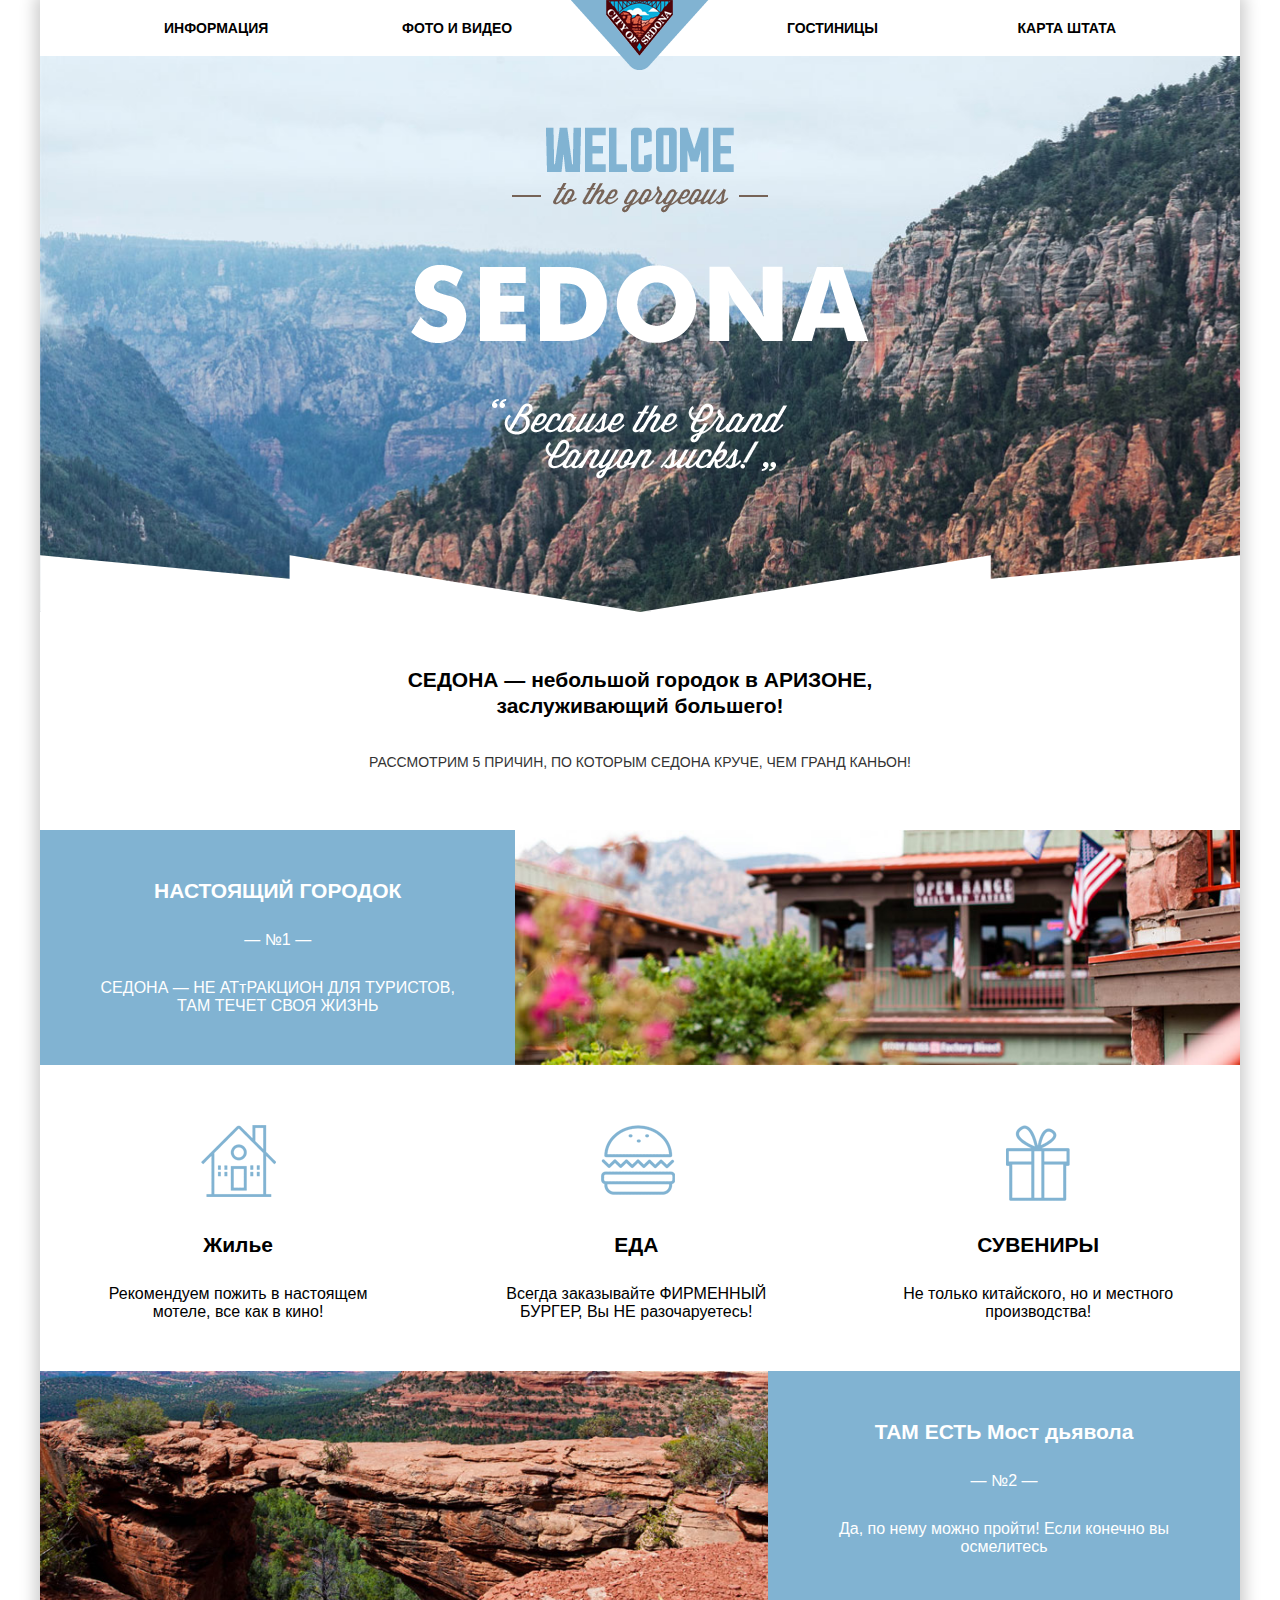
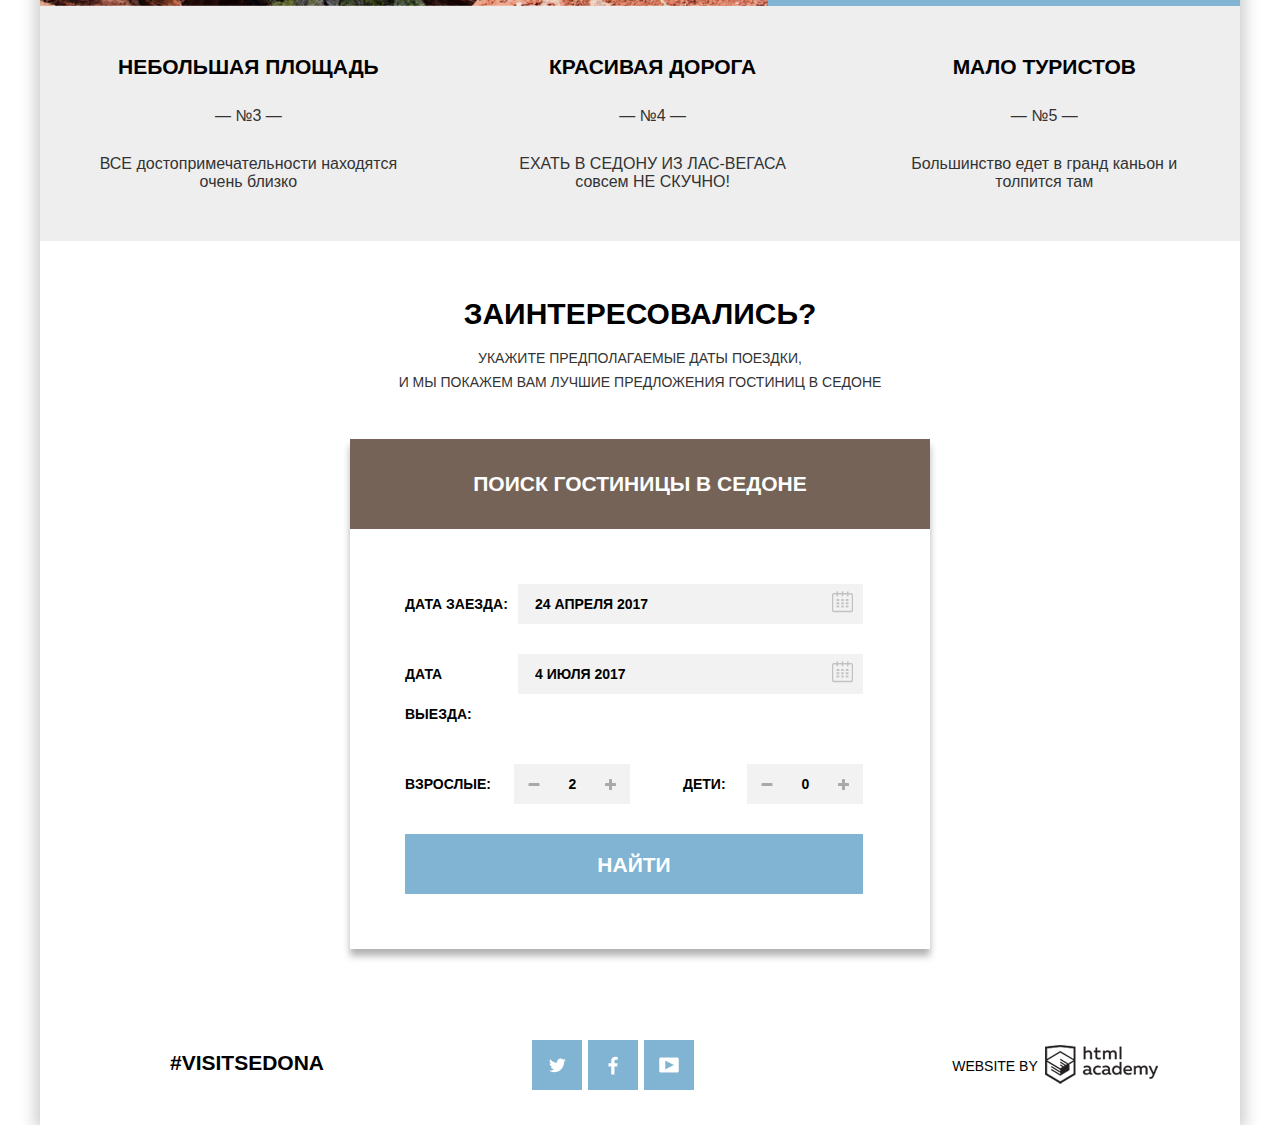
<file: index.html>
<!DOCTYPE html>
<html lang="ru">
  <head>
    <meta charset="utf-8">
    <title>HTML Academy: Седона</title>
    <link href="https://fonts.googleapis.com/css?family=PT+Sans+Narrow:400,700&subset=cyrillic" rel="stylesheet">
    <link rel="stylesheet" href="css/normalize.css">
    <link rel="stylesheet" href="css/style.css">
  </head>
  <body>
    <header>
      <a class="logo"><img src="img/h-logo.png"></a>
      <ul class="clearfix">
        <li class="menu__item item--left"><a  href="#">Информация</a></li>
        <li class="menu__item item--left"><a  href="#">Фото и видео</a></li>
        <li class="menu__item item--right"><a  href="#">Карта штата</a></li>
        <li class="menu__item item--right"><a  href="inner.html">Гостиницы</a></li>
      </ul>
    </header>
    <div class="sedona-view">
      <img class="sedona-view__logo" src="img/sedona.png" width="458" height="352">
      <div class="sedona-view__promo">
        <div class="promo__decor-line"></div>
        <div class="promo__wrapper">
          <div class="promo__title">СЕДОНА — небольшой городок в АРИЗОНЕ,<br> заслуживающий большего!
          </div>
          <div class="promo__text">Рассмотрим 5 причин, по которым Седона круче, чем гранд каньон!</div>
        </div>
      </div>
    </div>
      <main >
        <div class="reasons">
          <div class="reasons__row">
            <div class="reason">
              <h2>НАСТОЯЩИЙ
              ГОРОДОК</h2>
              <div class="num">— №1 —</div>
              <p>СЕДОНА — НЕ АТтРАКЦИОН ДЛЯ ТУРИСТОВ, ТАМ ТЕЧЕТ СВОЯ ЖИЗНЬ</p>
            </div>
            <div class="reason__pic pic1"></div>
          </div>
          <div class="reasons__row">
            <div class="tips">
              <h2 class="icon icon1">Жилье</h2>
              <p>Рекомендуем пожить в настоящем мотеле, все как в кино!</p>
            </div>
            <div class="tips">
              <h2 class="icon icon2">ЕДА</h2>
              <p>Всегда заказывайте ФИРМЕННЫЙ БУРГЕР,
              Вы НЕ разочаруетесь!</p>
            </div>
            <div class="tips">
              <h2 class="icon icon3">СУВЕНИРЫ</h2>
              <p>Не только китайского, но и местного производства!</p>
            </div>
          </div>
          <div class="reasons__row">
            <div class="reason__pic pic2"></div>
            <div class="reason">
              <h2>ТАМ ЕСТЬ
              Мост дьявола</h2>
              <div class="num">— №2 —</div>
              <p>Да, по нему можно пройти! Если конечно вы осмелитесь</p>
            </div>
          </div>
          <div class="reasons__row">
            <div class="reason reason--light">
              <h2>НЕБОЛЬШАЯ
              ПЛОЩАДЬ</h2>
              <div class="num">— №3 —</div>
              <p>ВСЕ достопримечательности
              находятся очень близко</p>
            </div>
            <div class="reason reason--light">
              <h2>КРАСИВАЯ
              ДОРОГА</h2>
              <div class="num">— №4 —</div>
              <p>ЕХАТЬ В СЕДОНУ ИЗ ЛАС-ВЕГАСА совсем
              НЕ СКУЧНО!</p>
            </div>
            <div class="reason reason--light">
              <h2>МАЛО
              ТУРИСТОВ</h2>
              <div class="num">— №5 —</div>
              <p>Большинство едет в гранд каньон и толпится там</p>
            </div>
          </div>
        </div>
      </main>
      <div class="interesting">
        <b>Заинтересовались?</b>
        <p>Укажите предполагаемые даты поездки,<br>
        и мы покажем вам лучшие предложения гостиниц в седоне</p>
      </div>
      <div class="map">
        <iframe src="https://www.google.com/maps/embed?pb=!1m18!1m12!1m3!1d62074.32842339559!2d-111.6758455855049!3d35.14714223848028!2m3!1f0!2f0!3f0!3m2!1i1024!2i768!4f13.1!3m3!1m2!1s0x872da132f942b00d%3A0x5548c523fa6c8efd!2z0KHQtdC00L7QvdCwLCDQkNGA0LjQt9C-0L3QsCA4NjMzNiwg0KHQqNCQ!5e0!3m2!1sru!2sru!4v1501393470390" width="100%" height="472" frameborder="0" style="border:0" allowfullscreen></iframe>
        <form class="modal-check-in-date">
          <legend class="modal__title">Поиск гостиницы в седоне</legend>
          <div class="modal-wrapper">
            <div class="modal-row clearfix">
              <label for="check-in">Дата заезда:</label>
              <div class="cal clearfix">
                <input type="text" class="check-in" id="check-in" value="24 Апреля 2017">
                <span class="icon-cal"></span>
              </div>
            </div>
            <div class="modal-row clearfix">
              <label for="departure">Дата выезда:</label>
              <div class="cal clearfix">
                <input type="text" class="departure" id="departure" value="4 июля 2017">
                <span class="icon-cal"></span>
              </div>
            </div>
            <div class="modal-row clearfix">
              <div class="left-field">
                <label for="full-age">Взрослые:</label>
                <div class="controls">
                    <span class="icon-minus"></span>
                    <input type="text" class="full-age" id="full-age" value="2">
                    <span class="icon-plus"></span>
                </div>
              </div>
              <div class="right-field">
                <label for="childs">Дети:</label>
                <div class="controls">
                  <span class="icon-minus"></span>
                  <input type="text" class="childs" id="childs" value="0">
                  <span class="icon-plus"></span>
                </div>
              </div>
            </div>
            <button class="find" type="submit">Найти</button>
          </div>
        </form>
      </div>


      <!-- <div class="row clearfix">
        <div class="reason reason_color_blue block-l">
          <div class="reason__title">Настоящий городок</div>
          <div class="reason__number">-№1-</div>
          <div class="reason__text">Седона - не аттракцион для туристов, там течет своя жизнь</div>
        </div>
        <div class="picture picture-hotel block-r"></div>
      </div>
      <div class="hints-row clearfix">
        <div class="hint block-l">
          <div class="hint__img "></div>
          <div class="hint__title">Жилье</div>
          <div class="hint__text">Рекомендуем пожить в настоящем мотеле, все как в кино!</div>
        </div>
        <div class="hint block-l">
          <div class="hint__img"></div>
          <div class="hint__title">Еда</div>
          <div class="hint__text">Всегда заказывайте фирменный бургер, вы не разочаруетесь!</div>
        </div>
        <div class="hint block-l">
          <div class="hint__img"></div>
          <div class="hint__title">Сувениры</div>
          <div class="hint__text">Не только китайского, но и местного производства!</div>
        </div>
      </div>
      <div class="row clearfix">
        <div class="reason reason_color_blue block-r">
          <div class="reason__title">Настоящий городок</div>
          <div class="reason__number">-№1-</div>
          <div class="reason__text">Седона - не аттракцион для туристов, там течет своя жизнь</div>
        </div>
        <div class="picture picture-canyon block-l"></div>
      </div>
      <div class="row clearfix">
        <div class="reason reason_color_gray block-l">
          <div class="reason__title">Небольшая площадь</div>
          <div class="reason__number">-№3-</div>
          <div class="reason__text">Все достопримечательности находятся очень близко</div>
        </div>
        <div class="reason reason_color_gray block-l">
          <div class="reason__title">Красивая дороога</div>
          <div class="reason__number">-№4-</div>
          <div class="reason__text">Ехать в седону из лас-вегаса совсем не скучно!</div>
        </div>
        <div class="reason reason_color_gray block-l">
          <div class="reason__title">Мало туристов</div>
          <div class="reason__number">-№5-</div>
          <div class="reason__text">Большинство едет в гранд каньон и толпится там</div>
        </div>
      </div>
      <div class="choose-date">
        <div class="choose-date__block">
          <div class="choose-date__title">Заинтересовались?</div>
          <p class="choose-date__text">Укажите предполагаемые даты поездки,<br> и мы покажем вам лучшие предложения гостиниц в седоне</p>
        </div>
      </div>
      <div class="map"></div> -->
    </main>
    <footer class="footer clearfix">
      <div class="footer__visit">#visitsedona</div>
      <div class="footer__social">
        <a href="#" class="social-item twitter">twitter</a>
        <a href="#" class="social-item facebook">facebook</a>
        <a href="#" class="social-item youtube">youtube</a>
      </div>
      <div class="footer__copyright">
        <span>website by</span>
        <a href="#" class="ha-logo"></a>
      </div>
    </footer>

  </body>
</html>
</file>
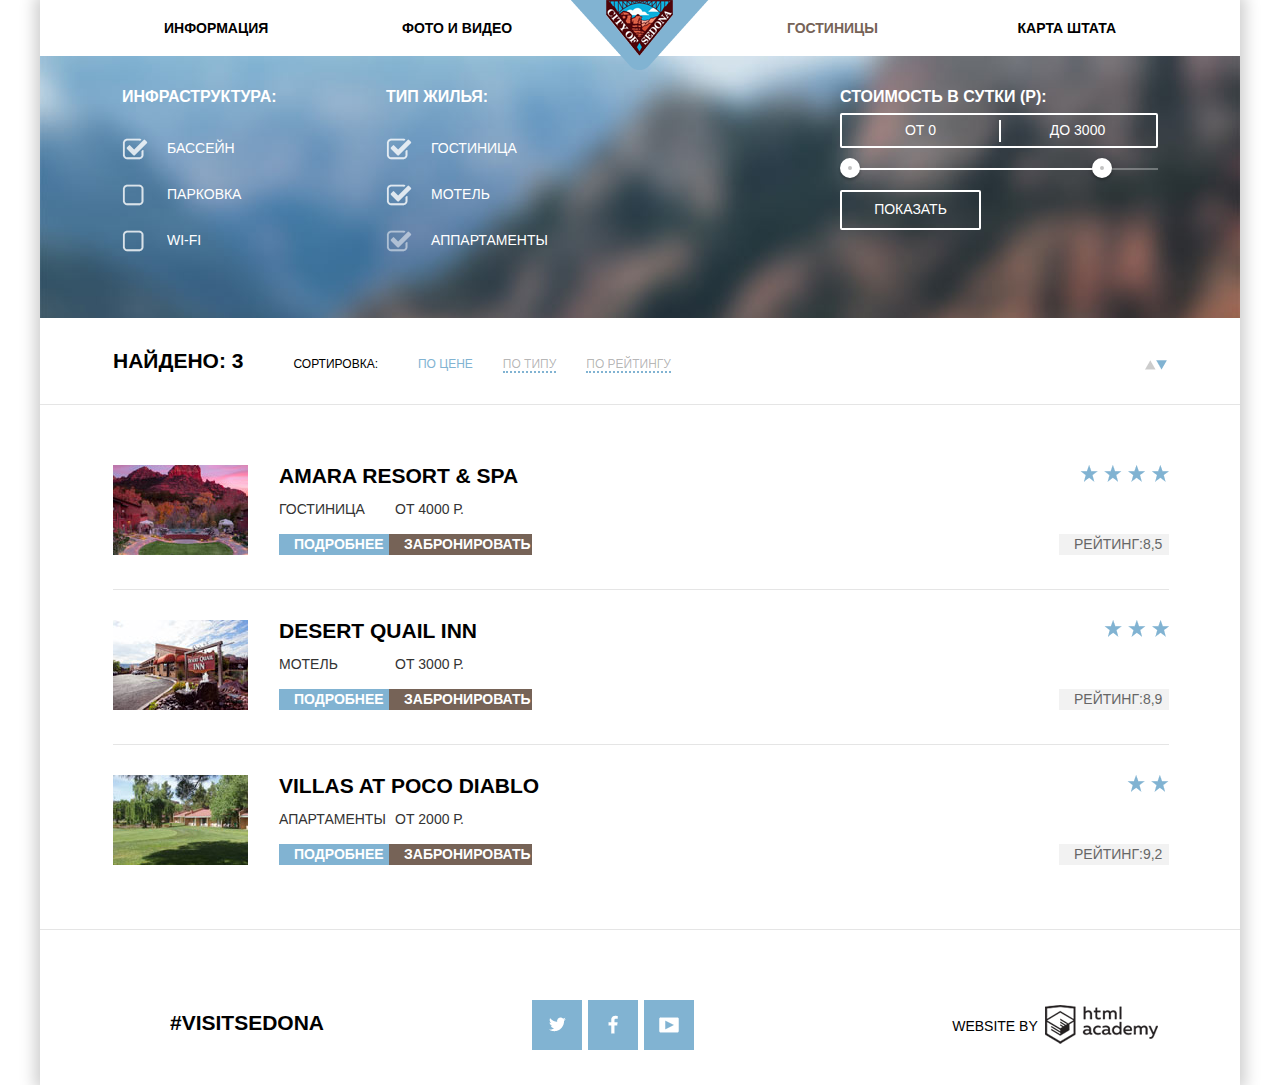
<file: inner.html>
<!DOCTYPE html>
<html lang="ru">
  <head>
    <meta charset="utf-8">
    <title>HTML Academy: Седона</title>
    <link href="https://fonts.googleapis.com/css?family=PT+Sans+Narrow:400,700&subset=cyrillic" rel="stylesheet">
    <link rel="stylesheet" href="css/normalize.css">
    <link rel="stylesheet" href="css/style.css">
  </head>
  <body>
    <header>
      <a class="logo" href="index.html"><img src="img/h-logo.png"></a>
      <ul class="clearfix">
        <li class="menu__item item--left"><a  href="#">Информация</a></li>
        <li class="menu__item item--left"><a  href="#">Фото и видео</a></li>
        <li class="menu__item item--right"><a  href="#">Карта штата</a></li>
        <li class="menu__item item--right"><a  >Гостиницы</a></li>
      </ul>
    </header>
    <main>
      <form class="hotel-options clearfix">
        <fieldset class="infrastructure">
          <legend>Инфраструктура:</legend>

          <input type="checkbox" id="pool" checked>
          <label for="pool">Бассейн</label>

          <input type="checkbox" id="parking">
          <label for="parking">Парковка</label>

          <input type="checkbox" id="wi-fi">
          <label for="wi-fi">Wi-Fi</label>
        </fieldset>
        <fieldset class="housing">
          <legend>Тип жилья:</legend>

          <input type="checkbox" id="hotel" checked>
          <label for="hotel">Гостиница</label>

          <input type="checkbox" id="motel" checked>
          <label for="motel">Мотель</label>

          <input type="checkbox" id="apartments" disabled checked>
          <label for="apartments">Аппартаменты</label>
        </fieldset>
        <fieldset class="cost">
          <legend>Стоимость в сутки (Р):</legend>
          <div class="range-value">
            <input class="min-price" type="text" value="От 0">
            <input class="max-price" type="text" value="до 3000">
          </div>
          <div class="range-controls">
            <div class="scale">
              <div class="bar"></div>
            </div>
            <div class="toggle min-toggle"></div>
            <div class="toggle max-toggle"></div>
          </div>
          <button class="show-results" type="submit">Показать</button>
        </fieldset>
      </form>
      <div class="sorting clearfix">
        <div class="sorting-type"><b>Найдено: 3</b><em>Сортировка:</em><span class="active">По цене</span><span>По типу</span><span>По рейтингу</span></div>
        <div class="direction">
          <a class="up" href="#"></a>
          <a class="down active" href="#"></a>
        </div>
      </div>
      <div class="hotel-list">

        <article class="hotel__item clearfix">
          <img src="img/hotel-1.jpg" alt="amara resort & spa" class="hotel__img" width="135" height="90">
          <div class="hotel-description">
            <section class="row clearfix">
              <div class="hotel__title">Amara resort & spa</div>
              <div class="rating-stars stars-4"></div>
            </section>
            <section class="row clearfix">
              <div class="hotel__type">Гостиница</div>
              <div class="hotel__cost">От 4000 р. </div>
            </section>
            <section class="row clearfix">
              <a href="#" class="btn btn-more">Подробнее</a>
              <a href="#" class="btn btn-reserve">Забронировать</a>
              <span class="btn btn-rate">Рейтинг:8,5</span>
            </section>
          </div>
        </article>

        <article class="hotel__item clearfix">
          <img src="img/hotel-2.jpg" alt="amara resort & spa" class="hotel__img" width="135" height="90">
          <div class="hotel-description">
            <section class="row clearfix">
              <div class="hotel__title">Desert quail inn</div>
              <div class="rating-stars stars-3"></div>
            </section>
            <section class="row clearfix">
              <div class="hotel__type">Мотель</div>
              <div class="hotel__cost">От 3000 р. </div>
            </section>
            <section class="row clearfix">
              <a href="#" class="btn btn-more">Подробнее</a>
              <a href="#" class="btn btn-reserve">Забронировать</a>
              <span class="btn btn-rate">Рейтинг:8,9</span>
            </section>
          </div>
        </article>

        <article class="hotel__item clearfix">
          <img src="img/hotel-3.jpg" alt="amara resort & spa" class="hotel__img" width="135" height="90">
          <div class="hotel-description">
            <section class="row clearfix">
              <div class="hotel__title">Villas at poco Diablo</div>
              <div class="rating-stars stars-2"></div>
            </section>
            <section class="row clearfix">
              <div class="hotel__type">Апартаменты</div>
              <div class="hotel__cost">От 2000 р. </div>
            </section>
            <section class="row clearfix">
              <a href="#" class="btn btn-more">Подробнее</a>
              <a href="#" class="btn btn-reserve">Забронировать</a>
              <span class="btn btn-rate">Рейтинг:9,2</span>
            </section>
          </div>
        </article>
      </div>
    </main>
    <footer class="footer clearfix">
      <div class="footer__visit">#visitsedona</div>
      <div class="footer__social">
        <a href="#" class="social-item twitter">twitter</a>
        <a href="#" class="social-item facebook">facebook</a>
        <a href="#" class="social-item youtube">youtube</a>
      </div>
      <div class="footer__copyright">
        <span>website by</span>
        <a href="#" class="ha-logo"></a>
      </div>
    </footer>
  </body>
</html>
</file>
<file: css/style.css>
html {
  width: 100%;
}
body {
  width: 1200px;
  margin: 0 auto;
  font-family: PTSans, Arial, sans-serif;
  box-shadow: 0 0 15px 5px rgba(0,1,1,0.2);
}
.clearfix {
  content: "";
  display: table;
  clear: both;
}

/*Шапка*/

header {
  position: relative;
  padding: 0 70px;
  background-color: #fff;
}
header .logo {
  position: absolute;
  top: 0;
  left: 50%;
  margin-left: -69px;
  width: 138px;
  height: 70px;
  z-index: 5;
}
header ul {
  margin: 0 auto;
  padding: 0;
  list-style: none;
}
.menu__item {
  min-width: 128px;
  color: #000;
}
.menu__item:hover a {
  color: #81b3d2;
}
.menu__item:active a {
  color: rgba(0, 0, 0, 0.3);
}
.menu__item a:not([href]) {
  color: #766357;
}

.item--left {
  float: left;
  margin-right: 110px;
}
.item--right {
  float: right;
  margin-left: 110px;
}
.menu__item a {
  display: block;
  padding: 15px 0;
  text-decoration: none;
  color: #000;
  text-transform: uppercase;
  font-size: 14px;
  line-height: 26px;
  font-weight: 700;
}
.item--right a {
  text-align: right;
}


/*Подвал*/

.footer {
  width: 1060px;
  padding: 35px 70px;
  background-color: rgba(255, 255, 255, 0.9);
}
.footer__visit {
  float: left;
  width: 240px;
  padding-top: 10px;
  padding-left: 60px;
  color: #000;
  font-size: 21px;
  line-height: 26px;
  font-weight: 700;
  text-transform: uppercase;
}
.footer__social {
  float: left;
  width: 400px;
  text-align: center;
  font-size: 0;
}
.social-item {
  position: relative;
  display: inline-block;
  width: 50px;
  height: 50px;
  margin-left: 6px;
  background-color: #81b3d2;
}
.social-item:hover {
  background-color: #669ec0;
}
.social-item:active {
  background-color: #5496bd;
}
.twitter::after {
  content: "";
  position: absolute;
  top: 50%;
  left: 50%;
  width: 17px;
  height: 15px;
  margin-top: -7.5px;
  margin-left: -8.5px;
  background: url("../img/spritesheet.png") no-repeat;
  background-position: -265px -171px;
}
.facebook::after {
  content: "";
  position: absolute;
  top: 50%;
  left: 50%;
  width: 10px;
  height: 19px;
  margin-top: -9.5px;
  margin-left: -5px;
  background: url("../img/spritesheet.png") no-repeat;
  background-position: -73px -37px;
}
.youtube::after {
  content: "";
  position: absolute;
  top: 50%;
  left: 50%;
  width: 20px;
  height: 16px;
  margin-top: -8px;
  margin-left: -10px;
  background: url("../img/spritesheet.png") no-repeat;
  background-position: -292px -171px;
}
.twitter:active::after,
.youtube:active::after,
.facebook:active::after {
  opacity: 0.3;
}
.footer__copyright {
  float: right;
  width: 240px;
  padding-top: 5px;
  text-transform: uppercase;
}
.footer__copyright span,
.footer__copyright a {
  float: left;
}
.footer__copyright span {
  width: 100px;
  height: 39px;
  padding-top: 2px;
  padding-left: 15px;
  font-size: 14px;
  line-height: 39px;
  text-align: center;
}
.footer__copyright a {
  width: 113px;
  height: 39px;
  background: url("../img/spritesheet.png") no-repeat;
  background-position: -93px -37px;
}
.footer__copyright a:hover {
  background: url("../img/spritesheet.png") no-repeat;
  background-position: -5px -135px;
}
.footer__copyright a:active {
  background: url("../img/spritesheet.png") no-repeat;
  background-position: -5px -86px;
}

.sedona-view {
  position: relative;
  width: 100%;
  min-height: 773px;
  padding-top: 1px;
  background: #fff url("../img/bg.jpg") no-repeat;
  background-size: cover;
  z-index: 3;
}
.sedona-view__logo {
  display: block;
  width: 458px;
  height: 352px;
  margin-top: 70px;
  margin-bottom: 20px;
  margin-left: auto;
  margin-right: auto;
}
.promo__decor-line {
  width: 100%;
  height: 57px;
  background-image: url("../img/white-line.png");
  background-repeat: no-repeat;
}
.sedona-view__promo {
  position: absolute;
  bottom: 0;
  width: 1200px;
}
.promo__wrapper {
  padding-top: 55px;
  padding-bottom: 55px;
  background-color: #fff;
}
.promo__title {
  margin-bottom: 30px;
  text-align: center;
  color: #000;
  font-size: 21px;
  line-height: 26px;
  font-weight: 700;
  background-color: #fff;
}
.promo__text {
  width: 100%;
  text-align: center;
  color: #333;
  font-size: 14px;
  line-height: 26px;
  font-weight: 400;
  background-color: #fff;
  text-transform: uppercase;
}

/*Причины*/
.reasons {
  display: table;
  width: 1200px;
}
.reason {
  display: table-cell;
  width: 400px;
  padding: 50px;
  min-height: 256px;
  color: #fff;
  background-color: #81b3d2;
}
.reason h2,
.tips h2 {
  padding: 0;
  margin: 0;
  margin-bottom: 30px;
  font-size: 21px;
  line-height: 21px;
  font-weight: bold;
  text-align: center;
}
.num {
  margin-bottom: 30px;
  text-align: center;
}
.reason p,
.tips p {
  padding: 0;
  margin: 0;
  text-align: center;
}
.reason--light {
  background-color: #eeeeee;
}
.reason--light h2 {
  color: #000;
}
.reason--light .num {
  color: #333;
}
.reason--light p {
  color: #333;
}
.reason__left {
  float: left;
}
.reason__right {
  float: right;
}
.reason__pic {
  display: table-cell;
  width: 800px;
  min-height: 256px;
  background-size: cover;
  background-repeat: no-repeat;
  background-position: center;
}
.pic1 {
  background-image: url("../img/hotel.jpg");
}
.pic2 {
  background-image: url("../img/mountains.jpg");
}
/*Советы*/
.tips {
  display: table-cell;
  width: 400px;
  padding: 50px;
  padding-top: 60px;
}
.tips h2 {
  position: relative;
  padding-top: 109px;
}
.icon::before {
  content: "";
  position: absolute;
  top: 0;
  left: 50%;
  background-size: cover;
  background-repeat: no-repeat;
  background-position: center;
}
.icon1::before {
  width: 75px;
  height: 72px;
  margin-left: -37.5px;
  background: url("../img/spritesheet.png") no-repeat;
  background-position: -128px -118px;
}
.icon2::before {
  width: 74px;
  height: 70px;
  margin-left: -35px;
  background: url("../img/spritesheet.png") no-repeat;
  background-position: -238px -5px;
}
.icon3::before {
  width: 64px;
  height: 76px;
  margin-left: -32px;
  background: url("../img/spritesheet.png") no-repeat;
  background-position: -237px -85px;
}


/*Заинтересовались*/
.interesting {
  padding-top: 55px;
  padding-left: 73px;
  padding-right: 73px;
  padding-bottom: 90px;
  text-align: center;
  background-color: #fff;
}
.interesting b {
  margin-bottom: 30px;
  font-size: 30px;
  line-height: 36px;
  color: #000;
  font-weight: 700;
  text-transform: uppercase;
}
.interesting p {
  margin-bottom: 45px;
  font-size: 14px;
  line-height: 24px;
  text-transform: uppercase;
  color: #333;
}

/*Карта*/
.map {
  position: relative;
  width: 100%;
  min-height: 472px;
}

/*Модальное окно*/
.modal-check-in-date {
  position: absolute;
  top: -90px;
  left: 50%;
  margin-left: -290px;
  width: 580px;
  box-sizing: border-box;
  box-shadow: 0 7px 7px 0 rgba(0, 0, 0, 0.3);
}
.modal__title {
  width: 580px;
  height: 80px;
  padding: 5px 10px;
  box-sizing: border-box;
  color: #fff;
  text-transform: uppercase;
  text-align: center;
  background-color: #766357;
  font-size: 21px;
  line-height: 80px;
  font-weight: bold;
}
.modal-wrapper {
  width: 580px;
  padding: 55px;
  background-color: #fff;
  box-sizing: border-box;
}
.modal-row {
  width: 458px;
  margin-bottom: 30px;
}
.modal-row label {
  display: inline-block;
  width: 105px;
  min-height: 40px;
  margin-right: 8px;
  font-size: 14px;
  line-height: 26px;
  font-weight: 700;
  color: #000;
  line-height: 40px;
  text-transform: uppercase;
}
.cal {
  position: relative;
  float: right;
  width: 345px;
  height: 40px;
  font-size: 0;
}
.icon-cal {
  position: absolute;
  top: 7px;
  right: 10px;
  width: 21px;
  height: 22px;
  background: url("../img/spritesheet.png") no-repeat;
  background-position: -131px -5px;
}
.icon-cal:hover {
  background: url("../img/spritesheet.png") no-repeat;
  background-position: -193px -5px;
}
.icon-cal:active {
  background: url("../img/spritesheet.png") no-repeat;
  background-position: -162px -5px;
}
.cal input {
  display: inline-block;
  width: 345px;
  height: 40px;
  padding: 7px 15px;
  padding-right: 40px;
  background-color: #f2f2f2;
  font-size: 14px;
  line-height: 26px;
  font-weight: 700;
  color: #000;
  text-transform: uppercase;
  outline: none;
  border: 2px solid #f2f2f2;
  box-sizing: border-box;
}
.cal input:hover {
  background-color: #ebebeb;
}
.cal input:active {
  background-color: #fff;
}
.left-field {
  float: left;
  width: 230px;
}
.right-field {
  float: right;
  width: 180px;
}
.left-field label,
.right-field label {
  display: inline-block;
  height: 40px;
  margin-right: 0;
  font-size: 14px;
  line-height: 40px;
  font-weight: 700;
  color: #000;
  text-transform: uppercase;
}

label[for="childs"] {
  width: 60px;
}
label[for="full-age"] {
  width: 105px;
}
.controls {
  position: relative;
  display: inline-block;
  width: 116px;
  height: 40px;
  margin-right: -1px;
}

.controls input {
  width: 116px;
  height: 40px;
  padding: 7px 30px;
  background-color: #f2f2f2;
  font-size: 14px;
  line-height: 26px;
  font-weight: 700;
  outline: none;
  border: 2px solid #f2f2f2;
  box-sizing: border-box;
  text-align: center;
}
.controls input:hover {
  background-color: #ebebeb;
}
.controls input:active {
  background-color: #fff;
}
.icon-plus,
.icon-minus {
  content: "";
  position: absolute;
}
.icon-minus {
  top: 19px;
  left: 14px;
  width: 12px;
  height: 3px;
  background: url("../img/spritesheet.png") no-repeat;
  background-position: -216px -37px;
}
.icon-minus:hover {
  background: url("../img/spritesheet.png") no-repeat;
  background-position: -216px -63px;;
}
.icon-minus:active {
  background: url("../img/spritesheet.png") no-repeat;
  background-position: -216px -50px;
}
.icon-plus {
  top: 15px;
  right: 14px;
  width: 11px;
  height: 11px;
  background: url("../img/spritesheet.png") no-repeat;
  background-position: -216px -76px;
}
.icon-plus:hover {
  background: url("../img/spritesheet.png") no-repeat;
  background-position: -149px -97px;
}
.icon-plus:active {
  background: url("../img/spritesheet.png") no-repeat;
  background-position: -128px -97px;
}
.find {
  display: block;
  width: 458px;
  height: 60px;
  background-color: #81b3d2;
  text-align: center;
  color: #fff;
  font-size: 21px;
  font-weight: 700;
  line-height: 60px;
  text-transform: uppercase;
  outline: none;
  border: none;
}
.find:hover {
  background-color: #669ec0;
}
.find:active {
  color: rgba(255, 255, 255, 0.3);
  background-color: #5496bd;
}


/*inner.html*/
.hotel-options {
  width: 100%;
  min-height: 217px;
  padding: 30px 70px;
  box-sizing: border-box;
  background: #485b64 url("../img/opt-bg.jpg") no-repeat;
}
.infrastructure,
.housing {
  float: left;
  width: 240px;
  border: none;
}

.infrastructure label,
.housing label {
  position: relative;
  display: block;
  padding-left: 45px;
  margin-bottom: 25px;
  color: #fff;
  font-size: 14px;
  line-height: 21px;
  font-weight: 400;
  text-transform: uppercase;
}
.infrastructure label::before,
.housing label::before {
  content: "";
  position: absolute;
  top: 0;
  left: 0;
  width: 26px;
  height: 22px;
  background: url("../img/spritesheet.png") no-repeat;
  background-position: -5px -37px;
  opacity: 0.8;
}
.infrastructure label:hover::before,
.housing label:hover::before {
  opacity: 1;
}
.infrastructure input[type="checkbox"]:disabled + label::before,
.housing input[type="checkbox"]:disabled + label::before {
    opacity: 0.5;
}
.infrastructure input[type="checkbox"]:checked + label::before,
.housing input[type="checkbox"]:checked + label::before {
  background: url("../img/spritesheet.png") no-repeat;
  background-position: -37px -37px;
}
.infrastructure input[type="checkbox"]:checked:disabled + label::before,
.housing input[type="checkbox"]:checked:disabled + label::before {
    opacity: 0.5;
}
.infrastructure legend,
.housing legend,
.cost legend {
  font-size: 16px;
  line-height: 21px;
  color: #fff;
  font-weight: 700;
  text-transform: uppercase;
}
.infrastructure legend ,
.housing legend {
  margin-bottom: 25px;
}
.infrastructure input {
  display: none;
}
.housing input {
  display: none;
}
.cost {
  float: right;
  width: 318px;
  border: none;
}
.range-value {
  position: relative;
  width: 314px;
  border: 2px solid #fff;
  border-radius: 2px;
  font-size: 0;
}
.range-value::after {
  content: "";
  position: absolute;
  top: 5px;
  left: 157px;
  width: 2px;
  height: 22px;
  background-color: #fff;
}
.min-price,
.max-price {
  display: inline-block;
  width: 137px;
  padding: 5px 10px;
  margin: 0;
  border: none;
  outline: none;
  font-size: 14px;
  line-height: 21px;
  font-weight: 400;
  color: #fff;
  text-align: center;
  text-transform: uppercase;
  background-color: transparent;
}
.show-results {
  display: block;
  width: 117px;
  height: 26px;
  padding: 5px 10px;
  border: 2px solid #fff;
  outline: none;
  background-color: transparent;
  color: #fff;
  font-size: 14px;
  line-height: 21px;
  font-weight: 400;
  text-align: center;
  text-transform: uppercase;
  border-radius: 2px;
  box-sizing: content-box;
}
.show-results:hover {
  color: #000;
  background-color: #fff;
}
.range-controls {
  position: relative;
  height: 42px;
}
.scale {
  top: 20px;
  right: 0;
  position: absolute;
  width: 310px;
  height: 2px;
  background-color: rgba(255, 255, 255, 0.3);
}
.bar {
  width: 80%;
  height: 2px;
  background-color: #fff;
}
.toggle {
  position: absolute;
  top: 10px;
  width: 4px;
  height: 4px;
  background-color: #c2c2c2;
  border: 8px solid #fff;
  box-shadow: 0 2px 3px 0 rgba(0, 0, 0, 0.3);
  border-radius: 50%;
  cursor: pointer;
}
.toggle:hover {
  background-color: #1c4f80;
}
.max-toggle {
  left: 252px;
}
/*сортировка*/

.sorting {
  width: 1054px;
  padding: 30px 73px;
  color: #000;
}
.sorting-type {
  float: left;
}
.sorting-type b {
  margin-right: 50px;
  font-size: 21px;
  line-height: 26px;
  font-weight: 700;
  text-transform: uppercase;
}
.sorting-type em {
  margin-right: 40px;
  font-style: normal;
  font-size: 12px;
  line-height: 18px;
  font-weight: 400;
  text-transform: uppercase;
}
.sorting-type span {
  margin-right: 30px;
  border-bottom: 2px dotted #81b3d2;
  font-size: 12px;
  line-height: 18px;
  font-weight: 400;
  color: rgba(0, 0, 0, 0.3);
  text-transform: uppercase;
  cursor: pointer;
}
.sorting-type span:hover {
  color: #81b3d2;
}
.sorting-type span:active:not(.active) {
  border: none;
  color: #000;
}
.sorting-type .active {
  color: #81b3d2;
  border: none;
}
.direction {
  float: right;
  padding-top: 12px;
  font-size: 0;
}
.direction a {
  display: inline-block;
  width: 11px;
  height: 10px;
}
.up {
  background: url("../img/spritesheet.png") no-repeat;
  background-position: -68px -5px;
}
.down {
  background: url("../img/spritesheet.png") no-repeat;
  background-position: -5px -5px;
}
.up:hover {
  background: url("../img/spritesheet.png") no-repeat;
  background-position: -110px -5px;
}
.down:hover {
  background: url("../img/spritesheet.png") no-repeat;
  background-position: -47px -5px;
}
.up:active {
  background: url("../img/spritesheet.png") no-repeat;
  background-position: -89px -5px;
}
.down:active {
  background: url("../img/spritesheet.png") no-repeat;
  background-position: -26px -5px;
}
.up.active {
  background: url("../img/spritesheet.png") no-repeat;
  background-position: -89px -5px;
}
.down.active {
  background: url("../img/spritesheet.png") no-repeat;
  background-position: -26px -5px;
}

/*Карточка отеля*/
.hotel-list {
  padding: 30px 73px;
  margin-bottom: 35px;
  border-top: 1px solid #e5e5e5;
  border-bottom: 1px solid #e5e5e5;
}
.row {
  width: 100%;
  margin-bottom: 13.5px;
}
.hotel__item {
  padding: 30px 0;
  border-bottom: 1px solid #e5e5e5;
}
.hotel__item:last-child {
  border-bottom: none;
}
.hotel__item .row:last-child {
  margin-bottom: 0;
}
.hotel__item {
  width: 1056px;
}
.hotel-img {
  float: left;
  width: 135px;
  height: 90px;
  margin-left: 30px;
}
.hotel-description {
  float: right;
  width: 890px;
  min-height: 90px;
}
.hotel__title {
  float: left;
  width: 360px;
  color: #000;
  font-size: 21px;
  line-height: 21px;
  font-weight: 700;
  text-transform: uppercase;
}
.hotel__title:hover {
  color: #81b3d2;
}
.hotel__title:active {
  color: rgba(0, 0, 0, 0.3);
}
.rating-stars {
  float: right;
  height: 17px;
}
.stars-4 {
  width: 89px;
  background: url("../img/spritesheet.png") no-repeat;
  background-position: -213px -198px;
}
.stars-3 {
  width: 65px;
  background: url("../img/spritesheet.png") no-repeat;
  background-position: -5px -198px;
}
.stars-2 {
  width: 42px;
  background: url("../img/spritesheet.png") no-repeat;
  background-position: -213px -171px;
}
.hotel__type,
.hotel__cost {
  float: left;
  width: 110px;
  margin-right: 6px;
  font-size: 14px;
  line-height: 21px;
  font-weight: 400;
  color: #333333;
  text-transform: uppercase;
}
.btn {
  display: inline-block;
  padding-left: 15px;
  padding-right: 15px;
  color: #fff;
  text-decoration: none;
  text-align: center;
  font-size: 14px;
  line-height: 21px;
  font-weight: 700;
  text-transform: uppercase;
  box-sizing: border-box;
}
.btn-more {
  width: 110px;
  background-color: #81b3d2;
}
.btn-more:hover {
  background-color: #669ec0;
}
.btn-more:active {
  color: rgba(255, 255, 255, 0.3);
  background-color: #5496bd;
}
.btn-reserve {
  width: 143px;
  background-color: #766357;
}
.btn-reserve:hover {
  background-color: #604e43;
}
.btn-reserve:active {
  color: rgba(255, 255, 255, 0.3);
  background-color: #503e33;
}
.btn-rate {
  float: right;
  width: 110px;
  background-color: #f2f2f2;
  color: #666;
  font-weight: 400;
}
.btn--left {
  float: left;
  margin-right: 5px;
}
.btn--right {
  float: right;
  margin-left: 5px;
}
</file>
